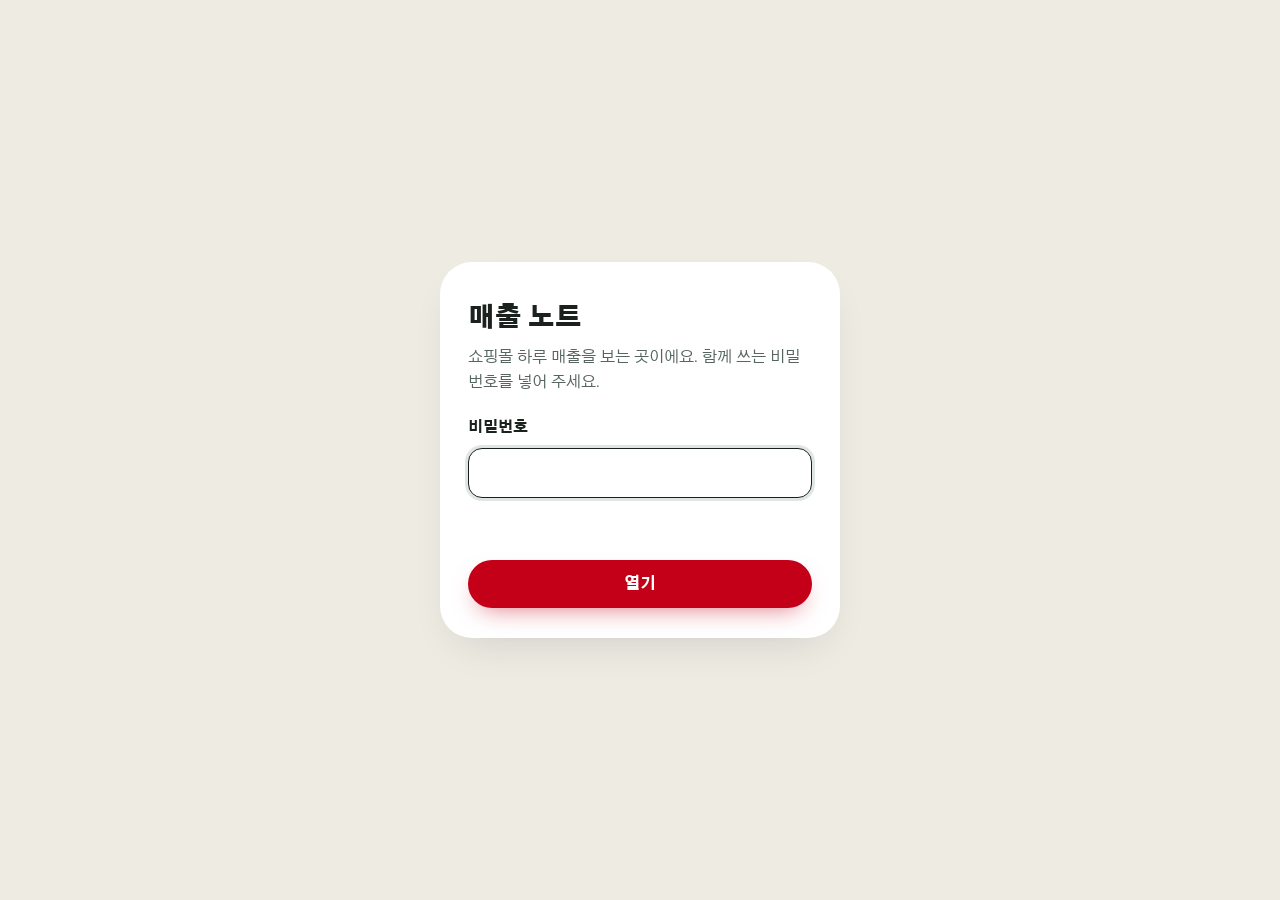
<file: index.html>
<!doctype html>
<html lang="ko">
<head>
  <meta charset="utf-8">
  <meta name="viewport" content="width=device-width, initial-scale=1, viewport-fit=cover">
  <meta name="robots" content="noindex, nofollow">
  <meta name="theme-color" content="#eeebe3">
  <title>매출 노트</title>
  <link rel="preconnect" href="https://fonts.googleapis.com">
  <link rel="preconnect" href="https://fonts.gstatic.com" crossorigin>
  <link href="https://fonts.googleapis.com/css2?family=Gothic+A1:wght@400;600;700;800;900&family=Nunito:wght@600;700;800;900&display=swap" rel="stylesheet">
  <link rel="stylesheet" href="/assets/app.css">
</head>
<body>
  <main class="lock" id="lock" hidden>
    <form class="lock-card" id="lock-form">
      <h1>매출 노트</h1>
      <p>쇼핑몰 하루 매출을 보는 곳이에요. 함께 쓰는 비밀번호를 넣어 주세요.</p>
      <div class="field">
        <label for="pw">비밀번호</label>
        <input class="input" id="pw" type="password" autocomplete="current-password" required>
      </div>
      <p class="error" id="lock-error" role="alert"></p>
      <button class="btn btn-act" type="submit">열기</button>
    </form>
  </main>

  <div id="app" hidden>
    <div class="wrap">
      <header class="top">
        <div>
          <a class="brand" href="/">매출 노트</a>
          <p class="top-note" id="last-upload"></p>
        </div>
        <div class="top-actions">
          <a class="btn btn-act" href="/admin">CSV 올리기</a>
        </div>
      </header>

      <div id="view" aria-live="polite"></div>

      <p class="foot">숫자는 올린 CSV로만 계산해요. 취소·반품·환불 주문은 뺐어요.
        <button class="link-btn" id="lock-btn" type="button">잠그기</button></p>
    </div>
  </div>

  <script type="module" src="/assets/dashboard.js"></script>
</body>
</html>
</file>
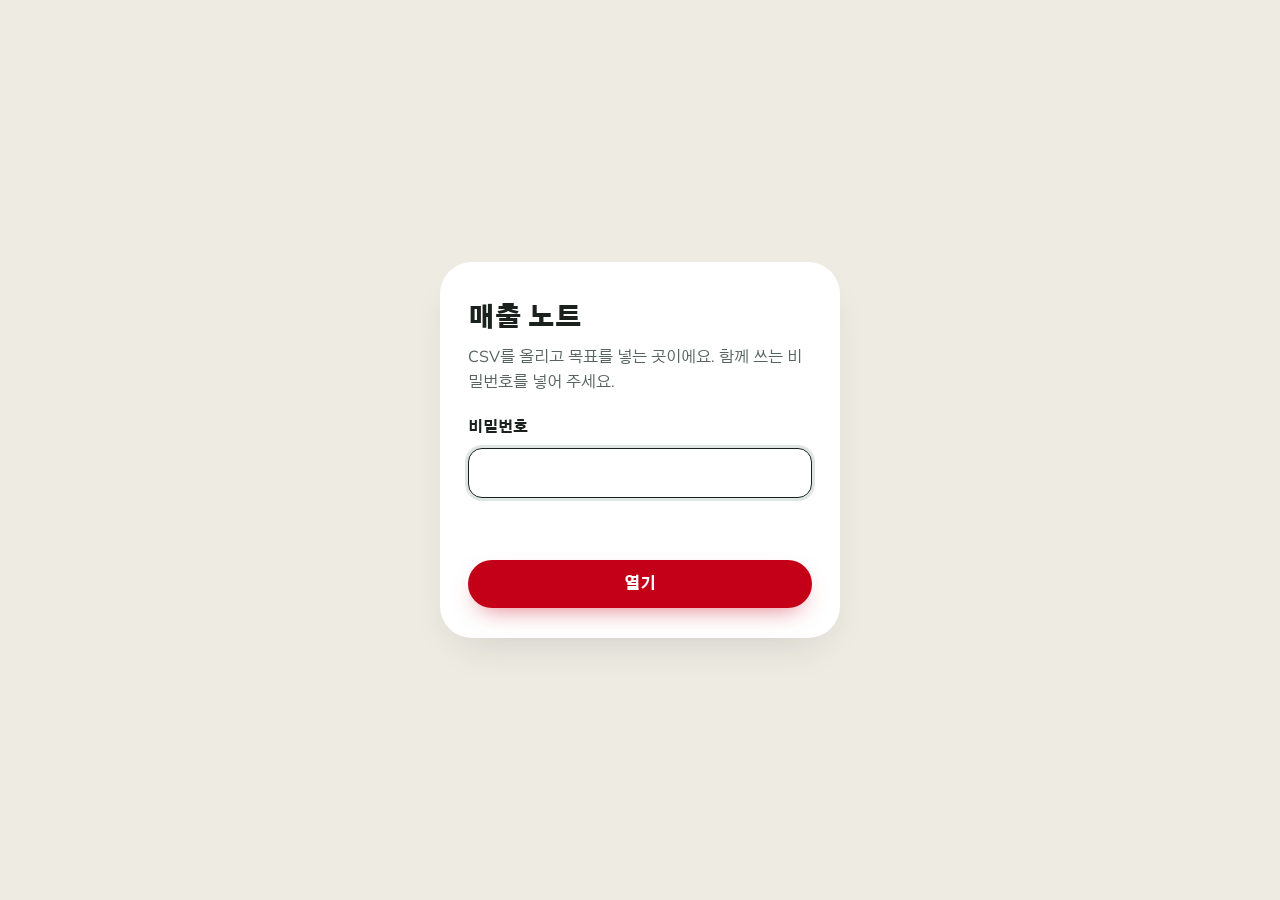
<file: admin/index.html>
<!doctype html>
<html lang="ko">
<head>
  <meta charset="utf-8">
  <meta name="viewport" content="width=device-width, initial-scale=1, viewport-fit=cover">
  <meta name="robots" content="noindex, nofollow">
  <meta name="theme-color" content="#eeebe3">
  <title>매출 노트 · CSV 올리기</title>
  <link rel="preconnect" href="https://fonts.googleapis.com">
  <link rel="preconnect" href="https://fonts.gstatic.com" crossorigin>
  <link href="https://fonts.googleapis.com/css2?family=Gothic+A1:wght@400;600;700;800;900&family=Nunito:wght@600;700;800;900&display=swap" rel="stylesheet">
  <link rel="stylesheet" href="/assets/app.css">
</head>
<body>
  <main class="lock" id="lock" hidden>
    <form class="lock-card" id="lock-form">
      <h1>매출 노트</h1>
      <p>CSV를 올리고 목표를 넣는 곳이에요. 함께 쓰는 비밀번호를 넣어 주세요.</p>
      <div class="field">
        <label for="pw">비밀번호</label>
        <input class="input" id="pw" type="password" autocomplete="current-password" required>
      </div>
      <p class="error" id="lock-error" role="alert"></p>
      <button class="btn btn-act" type="submit">열기</button>
    </form>
  </main>

  <div id="app" hidden>
    <div class="wrap">
      <header class="top">
        <div>
          <a class="brand" href="/">매출 노트</a>
          <p class="top-note">CSV를 올리고, 이달 목표를 넣는 곳</p>
        </div>
        <div class="top-actions"><a class="btn btn-plain" href="/">대시보드 보기</a></div>
      </header>

      <section class="panel" aria-labelledby="up-title">
        <h2 id="up-title">CSV 올리기</h2>
        <p class="sub">쇼핑몰 관리자 화면에서 내려받은 주문 CSV를 올려 주세요. 같은 주문을 다시 올려도 두 번 세지 않아요.</p>

        <div class="field">
          <label for="channel">어느 쇼핑몰 파일인가요?</label>
          <input class="input" id="channel" list="channel-list" maxlength="40" placeholder="예: 내 자사몰" autocomplete="off">
          <datalist id="channel-list"></datalist>
        </div>

        <label class="drop" id="drop" for="file">
          <strong>CSV 파일 고르기</strong>
          <span class="muted">여기로 끌어 놓아도 돼요. 엑셀 파일(.xlsx)은 "다른 이름으로 저장 → CSV"로 바꿔서 올려 주세요.</span>
          <input id="file" type="file" accept=".csv,.tsv,.txt,text/csv" hidden>
        </label>
        <p class="error" id="file-error" role="alert"></p>

        <div id="mapping" hidden>
          <p class="sub" style="margin:12px 0 0">파일의 어느 칸이 무엇인지 맞춰 주세요. 제가 찾은 칸을 먼저 골라 뒀어요.
            구매자 이름·연락처·주소 칸은 저장하지 않아요.</p>
          <div class="map" id="map-fields"></div>
          <div class="preview" id="preview" aria-live="polite"></div>
          <button class="btn btn-act" id="save" type="button">매출 저장하기</button>
          <div class="progress" id="progress" hidden><span></span></div>
        </div>
        <div class="done" id="done" hidden></div>
      </section>

      <div class="grid two">
        <section class="panel" id="target" aria-labelledby="t-title">
          <h2 id="t-title">이달 목표</h2>
          <p class="sub">대시보드에 목표 대비 몇 %인지 보여 줘요.</p>
          <div class="row">
            <div class="field"><label for="t-month">달</label><input class="input" id="t-month" type="month"></div>
            <div class="field"><label for="t-amount">목표 금액 (원)</label><input class="input num" id="t-amount" inputmode="numeric" placeholder="예: 30,000,000"></div>
          </div>
          <p class="error" id="t-error" role="alert"></p>
          <button class="btn btn-plain" id="t-save" type="button">목표 저장하기</button>
          <p class="muted" id="t-list"></p>
        </section>

        <section class="panel" aria-labelledby="log-title">
          <h2 id="log-title">올린 기록</h2>
          <p class="sub">최근 30개</p>
          <ul class="log" id="log"></ul>
        </section>
      </div>
    </div>
  </div>

  <script type="module" src="/assets/admin.js"></script>
</body>
</html>
</file>
<file: assets/app.css>
/* 매출 노트 — 깔끔한 분위기. 빨강은 누르는 버튼과 꼭 봐야 하는 알림에만 쓴다. */
:root {
  --ink: #1b221e;
  --ink-2: #3a4540;
  --muted: #56655f;
  --sage: #b7c6c2;
  --sage-soft: #dfe6e3;
  --paper: #eeebe3;
  --card: #ffffff;
  --act: #c40019;
  --act-soft: #fbe9eb;
  --line: rgba(122, 146, 139, 0.28);
  --r-main: 32px;
  --r-nest: 18px;
  --shadow: 0 18px 44px -20px rgba(27, 34, 30, 0.18);
  --font: "Nunito", "Gothic A1", system-ui, sans-serif;
}

*, *::before, *::after { box-sizing: border-box; }
[hidden] { display: none !important; }

html { -webkit-text-size-adjust: 100%; }
body {
  margin: 0;
  background: var(--paper);
  color: var(--ink);
  font-family: var(--font);
  font-size: 16px;
  line-height: 1.55;
  -webkit-font-smoothing: antialiased;
}
.num { font-variant-numeric: tabular-nums; font-feature-settings: "tnum"; }

a { color: inherit; }
:focus-visible { outline: 3px solid var(--ink); outline-offset: 3px; border-radius: 10px; }

.wrap { max-width: 980px; margin: 0 auto; padding: 0 16px 64px; }

/* ── 버튼 ── */
.btn {
  display: inline-flex; align-items: center; justify-content: center; gap: 8px;
  min-height: 48px; padding: 0 22px;
  border-radius: 999px; border: 1px solid transparent;
  font: 800 16px/1 var(--font); text-decoration: none; cursor: pointer; white-space: nowrap;
}
@media (max-width: 420px) { .top .btn { padding: 0 16px; font-size: 15px; } }
.btn-act { background: var(--act); color: #fff; box-shadow: 0 10px 24px -10px rgba(196, 0, 25, 0.55); }
.btn-act:hover { background: #a80016; }
.btn-plain { background: var(--card); color: var(--ink); border-color: var(--sage); }
.btn-plain:hover { border-color: var(--ink); }
.btn:disabled { opacity: .5; cursor: default; }
.link-btn { background: none; border: 0; padding: 0; font: inherit; font-weight: 800; color: var(--ink); text-decoration: underline; text-underline-offset: 3px; cursor: pointer; }

/* ── 잠금 화면 ── */
.lock {
  min-height: 100dvh; display: grid; place-items: center; padding: 24px 16px;
}
.lock-card {
  width: min(400px, 100%); background: var(--card); border-radius: var(--r-main);
  padding: 36px 28px 30px; box-shadow: var(--shadow);
}
.lock-card h1 { margin: 0 0 6px; font-size: 26px; font-weight: 900; letter-spacing: -0.01em; }
.lock-card p { margin: 0 0 22px; color: var(--muted); }
.field { display: grid; gap: 8px; margin-bottom: 16px; }
.field label { font-weight: 800; font-size: 15px; }
.input, select.input {
  width: 100%; min-height: 50px; padding: 0 16px;
  border: 1px solid var(--sage); border-radius: 14px; background: #fff;
  font: 600 16px var(--font); color: var(--ink);
}
.input:focus { outline: none; border-color: var(--ink); box-shadow: 0 0 0 3px var(--sage-soft); }
.error { color: var(--act); font-weight: 700; margin: 0 0 12px; min-height: 1.5em; }
.lock-card .btn { width: 100%; }

/* ── 머리줄 ── */
.top {
  display: flex; align-items: center; justify-content: space-between; gap: 12px;
  padding: 28px 0 18px;
}
.brand { font-size: 20px; font-weight: 900; letter-spacing: -0.01em; text-decoration: none; }
.top-note { color: var(--muted); font-size: 14px; margin: 2px 0 0; }
.top-actions { display: flex; gap: 8px; align-items: center; }

/* ── 알림 ── */
.alert {
  display: flex; flex-wrap: wrap; align-items: center; justify-content: space-between; gap: 12px;
  background: var(--act-soft); border: 1px solid rgba(196, 0, 25, .25); color: #7d0010;
  border-radius: var(--r-nest); padding: 14px 18px; margin-bottom: 16px; font-weight: 700;
}
.alert .btn { min-height: 42px; }

/* ── 첫 카드: 그날의 매출 + 날짜 막대 ── */
.day-card {
  background: var(--card); border-radius: var(--r-main); box-shadow: var(--shadow);
  padding: 28px 24px 18px; overflow: hidden;
}
.day-sentence { margin: 0; font-size: 19px; font-weight: 700; color: var(--ink-2); }
.day-amount {
  display: block; margin: 4px 0 2px;
  font-size: clamp(44px, 11vw, 84px); line-height: 1.02; font-weight: 900; letter-spacing: -0.035em; color: var(--ink);
}
.day-amount .won { font-size: .42em; letter-spacing: 0; margin-left: 4px; font-weight: 800; }
.day-tail { margin: 0 0 18px; font-size: 19px; font-weight: 700; color: var(--ink-2); }
.compare { display: flex; flex-wrap: wrap; gap: 8px 18px; margin: 0 0 22px; padding: 0; list-style: none; color: var(--ink-2); font-weight: 700; }
.compare b { color: var(--ink); }
.facts { display: grid; grid-template-columns: repeat(2, minmax(0, 1fr)); gap: 10px; margin-bottom: 22px; }
.fact { background: var(--paper); border-radius: var(--r-nest); padding: 14px 16px; }
.fact dt { font-size: 14px; color: var(--muted); font-weight: 700; }
.fact dd { margin: 2px 0 0; font-size: 22px; font-weight: 900; }

/* 날짜 막대: 누르면 그날로 바뀐다 */
.strip-head { display: flex; justify-content: space-between; align-items: baseline; margin: 0 0 6px; }
.strip-head h2 { margin: 0; font-size: 15px; font-weight: 800; color: var(--muted); }
.strip-head span { font-size: 13px; color: var(--muted); }
.strip {
  display: flex; align-items: flex-end; gap: 4px; height: 150px;
  overflow-x: auto; overflow-y: hidden; scroll-snap-type: x proximity; scrollbar-width: thin;
  margin: 0 -24px; padding: 6px 24px 0;
}
.bar {
  flex: 0 0 22px; height: 100%; display: flex; flex-direction: column; justify-content: flex-end; align-items: center; gap: 5px;
  background: none; border: 0; padding: 0; cursor: pointer; scroll-snap-align: end; font: inherit; color: var(--muted);
}
.bar i {
  display: block; width: 100%; min-height: 3px; border-radius: 7px 7px 3px 3px; background: var(--sage);
  transform-origin: bottom; transition: background-color .15s;
}
.bar.none i { background: repeating-linear-gradient(90deg, var(--sage) 0 3px, transparent 3px 6px); height: 3px; }
.bar:hover i { background: var(--ink-2); }
.bar[aria-pressed="true"] i { background: var(--ink); }
.bar small { font-size: 11px; line-height: 1; font-weight: 700; height: 22px; white-space: nowrap; }
.bar small.mon { color: var(--ink); font-weight: 900; }
.bar[aria-pressed="true"] small { color: var(--ink); font-weight: 900; }
.grow .bar i { animation: grow .6s cubic-bezier(.2, .7, .2, 1) both; }
@keyframes grow { from { transform: scaleY(0); } }

/* ── 아래 카드들 ── */
.grid { display: grid; gap: 16px; margin-top: 16px; }
.panel { background: var(--card); border-radius: var(--r-main); padding: 24px; border: 1px solid var(--line); }
.panel h2 { margin: 0 0 14px; font-size: 20px; font-weight: 900; letter-spacing: -0.01em; }
.panel .sub { margin: -10px 0 14px; color: var(--muted); font-size: 14px; }
.big { font-size: 34px; font-weight: 900; letter-spacing: -0.02em; margin: 0; }
.track { height: 14px; background: var(--sage-soft); border-radius: 999px; overflow: hidden; margin: 14px 0 8px; }
.track span { display: block; height: 100%; background: var(--ink); border-radius: 999px; }
.muted { color: var(--muted); }

.rank { list-style: none; margin: 0; padding: 0; display: grid; gap: 12px; }
.rank li { display: grid; grid-template-columns: 1fr auto; gap: 4px 12px; align-items: baseline; }
.rank .name { font-weight: 700; overflow-wrap: anywhere; }
.rank .val { font-weight: 900; white-space: nowrap; }
.rank .meter { grid-column: 1 / -1; height: 6px; border-radius: 999px; background: var(--sage-soft); overflow: hidden; }
.rank .meter span { display: block; height: 100%; background: var(--ink-2); border-radius: 999px; }

.empty {
  background: var(--card); border-radius: var(--r-main); padding: 40px 28px; text-align: left; box-shadow: var(--shadow);
}
.empty h1 { margin: 0 0 8px; font-size: 28px; font-weight: 900; }
.empty p { margin: 0 0 22px; color: var(--ink-2); max-width: 46ch; }

.foot { margin-top: 28px; color: var(--muted); font-size: 14px; }

@media (min-width: 860px) {
  .day-card { padding: 36px 36px 22px; }
  .strip { margin: 0 -36px; padding: 6px 36px 0; }
  .grid.two { grid-template-columns: 1fr 1fr; }
}

/* ── 관리 화면 ── */
.drop {
  display: grid; place-items: center; text-align: center; gap: 6px;
  border: 2px dashed var(--sage); border-radius: var(--r-nest); padding: 28px 16px; background: var(--paper);
  cursor: pointer;
}
.drop.over { border-color: var(--ink); background: var(--sage-soft); }
.drop strong { font-size: 17px; }
.map { display: grid; gap: 12px; grid-template-columns: 1fr; margin: 18px 0; }
@media (min-width: 640px) { .map { grid-template-columns: 1fr 1fr; } }
.preview { background: var(--paper); border-radius: var(--r-nest); padding: 16px 18px; margin: 0 0 16px; }
.preview p { margin: 0 0 4px; }
.done { background: var(--sage-soft); border-radius: var(--r-nest); padding: 14px 18px; font-weight: 700; margin-top: 14px; }
.row { display: flex; flex-wrap: wrap; gap: 10px; align-items: end; }
.row .field { flex: 1 1 180px; margin: 0; }
.log { list-style: none; margin: 0; padding: 0; display: grid; gap: 10px; }
.log li { background: var(--paper); border-radius: var(--r-nest); padding: 12px 16px; }
.log b { display: block; }
.progress { height: 8px; background: var(--sage-soft); border-radius: 999px; overflow: hidden; margin-top: 12px; }
.progress span { display: block; height: 100%; width: 0; background: var(--ink); transition: width .2s; }

@media (prefers-reduced-motion: reduce) {
  .grow .bar i { animation: none; }
  * { transition: none !important; scroll-behavior: auto !important; }
}
</file>
